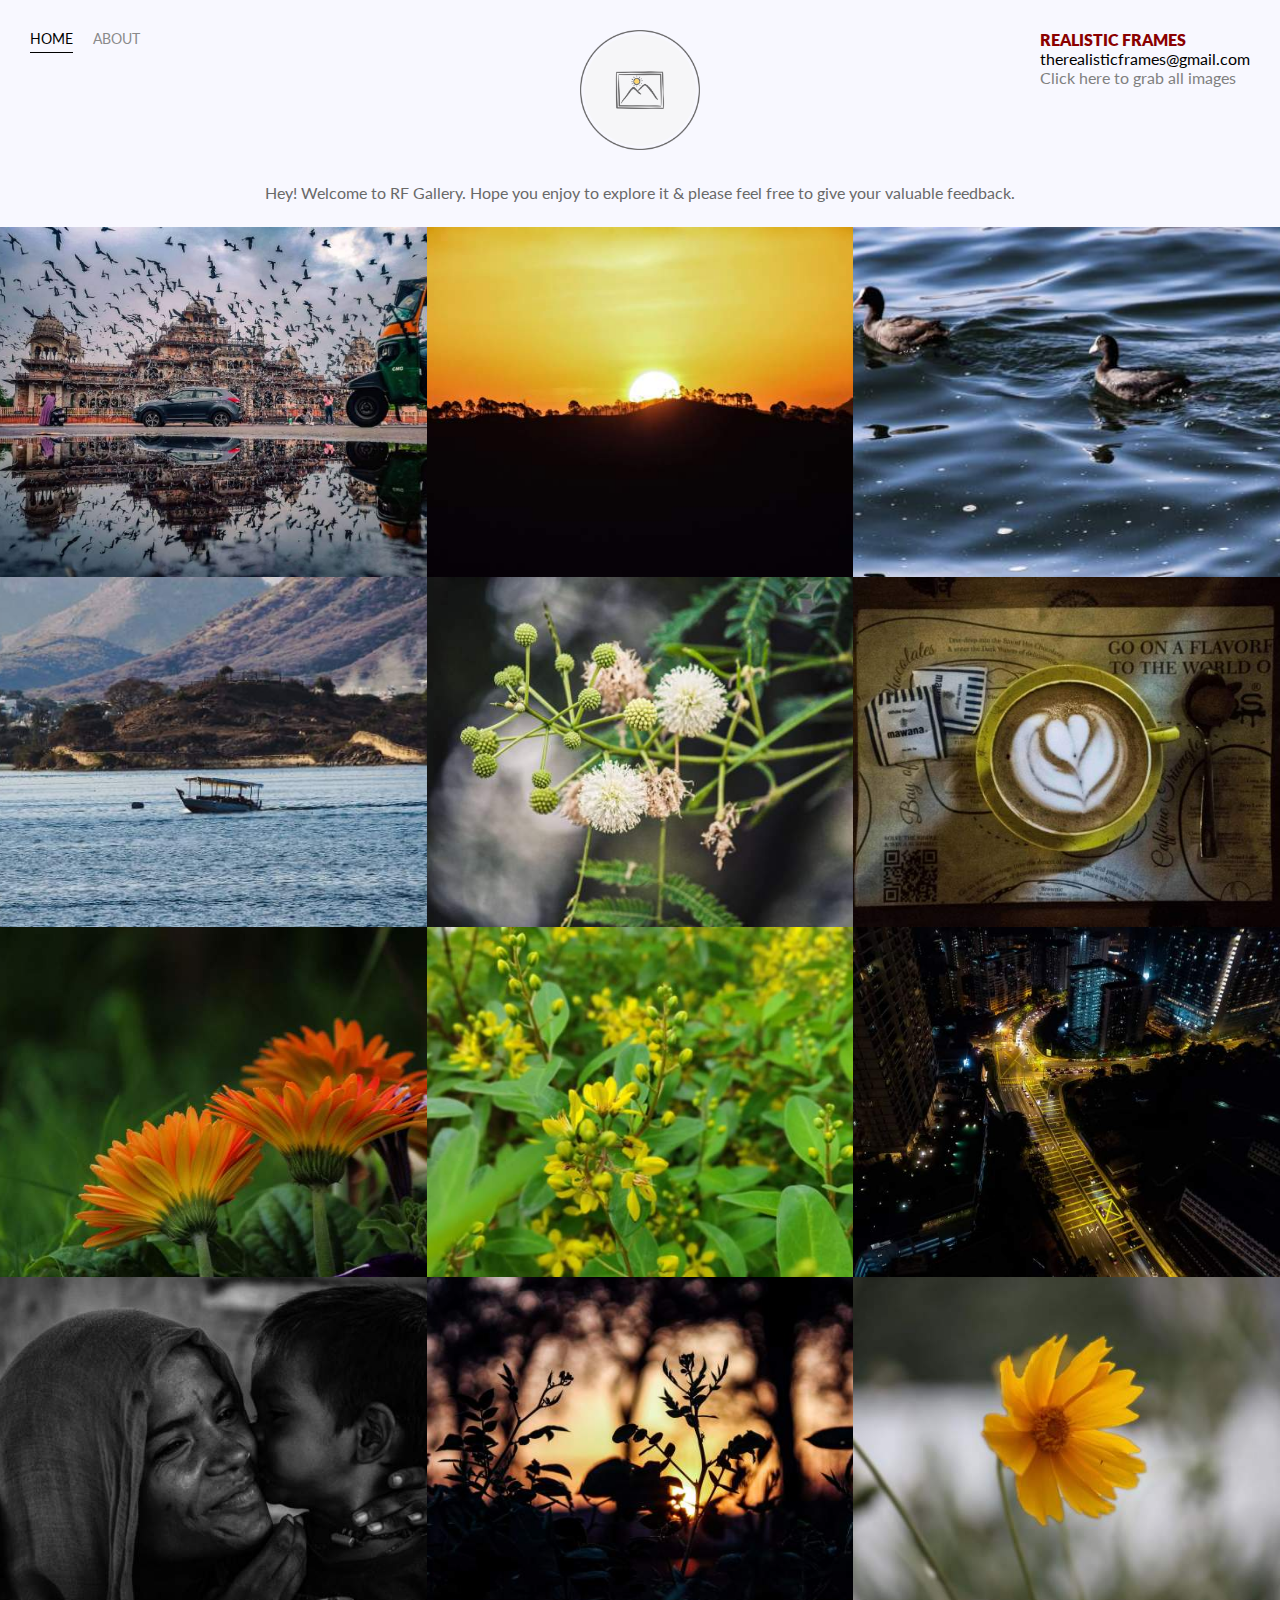
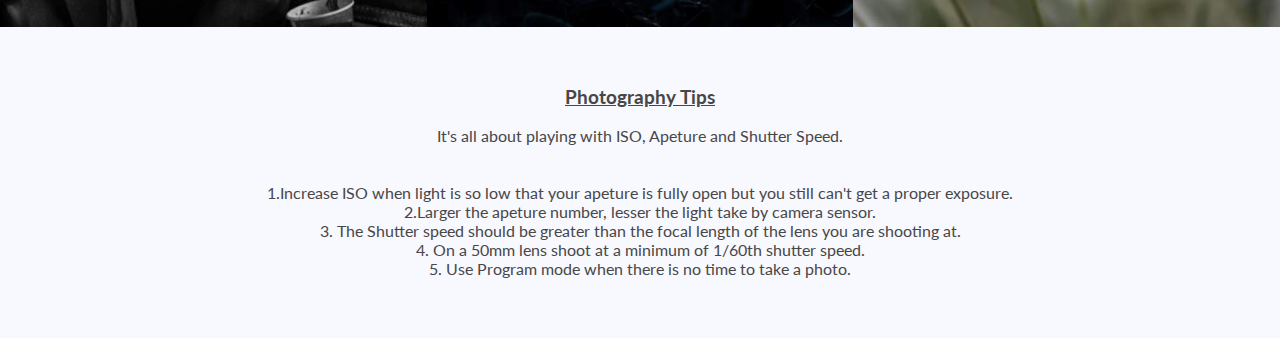
<file: index.html>
<!DOCTYPE html>
<html>
<head>
    <meta charset="utf-8" />
    <title>Realistic Frames</title>
    <link href="https://fonts.googleapis.com/css2?family=Lato:ital,wght@1,700&display=swap" rel="stylesheet">
    <link rel="stylesheet" href="styles.css">
    <link rel="icon" href="img/rf4.png" type="image/x-icon">
</head>
<body>
    <div class="container">
        <div class="nav-wrapper">
            <div class="left-side">
                <div class="nav-link-wrapper active-nav-link">
                    <a href="index.html">Home</a>
                </div>
                <div class="nav-link-wrapper">
                    <a href="about.html">About</a>
                </div>
            </div>

            <div class="brand-img">
                <img src="img/rf4.png" alt=""><br>
            </div>

            <div class="right-side">
                <div class="brand" style="color: darkred;">REALISTIC FRAMES</div>
                <div class="email">
                    <a href="mailto: therealisticframes@gmail.com">therealisticframes@gmail.com</a>
                </div>
                <div class="download-link">
                   <a href="img\rf_images.rar" download>Click here to grab all images</a>
                </div>
            </div>

        </div>

        <div class="wel-tagline">  
            Hey! Welcome to RF Gallery. Hope you enjoy to explore it & please feel free to give your valuable feedback.
        </div>

        <div class="content-wrapper">
            <div class="portfolio-items-wrapper">

                <div class="portfolio-item-wrapper">
                    <div class="portfolio-img-wrapper" style="background-image: url(img/Albert_Hall.jpg)"> </div>

                    <div class="img-text-wrapper">
                        
                        <div class="title">
                            Albert Hall 
                        </div>

                        <div class="img-info">
                            info: <br>
                            Apeture : f/1.7<br>Shutter Speed : 1/900s<br>ISO : 100<br>Focal Length : 4mm
                        </div> 
                          <!-- <img src="img/logos/crondose.png">  -->
                    </div>
                </div>

                <div class="portfolio-item-wrapper">
                    <div class="portfolio-img-wrapper" style="background-image: url(img/Sunrise.jpg)"> </div>

                    <div class="img-text-wrapper">
                        
                        <div class="title">
                            Sunrise
                        </div>
                        
                        <div class="img-info">
                            info: <br>
                            Apeture : f/5.6<br>Shutter Speed : 1/4000s<br>ISO : 1600<br>Focal Length : 250mm
                        </div> 
                    
                    </div>
                </div>

                <div class="portfolio-item-wrapper">
                    <div class="portfolio-img-wrapper" style="background-image: url(img/Birds.jpg)"> </div>

                    <div class="img-text-wrapper">
                        
                        <div class="title">
                            Birds
                        </div>

                       <div class="img-info">
                            info: <br>
                            Apeture : f/7.1<br>Shutter Speed : 1/400s<br>ISO : 200<br>Focal Length : 208mm
                        </div> 
                    
                    </div>
                </div>

                <div class="portfolio-item-wrapper">
                    <div class="portfolio-img-wrapper" style="background-image: url(img/Boat.jpg)"> </div>

                    <div class="img-text-wrapper">

                        <div class="title">
                            Boat
                        </div>

                       <div class="img-info">
                            info: <br>
                            Apeture : f/8<br>Shutter Speed : 1/500s<br>ISO : 100<br>Focal Length : 250mm
                        </div> 
                    
                    </div>
                </div>

                <div class="portfolio-item-wrapper">
                    <div class="portfolio-img-wrapper" style="background-image: url(img/Buds.jpg)"> </div>

                    <div class="img-text-wrapper">
                        <div class="title">
                            Buds
                        </div>

                        <div class="img-info">
                            info: <br>
                            Apeture : f/5<br>Shutter Speed : 1/1000s<br>ISO : 200<br>Focal Length : 109mm
                        </div> 
                    
                    </div>
                </div>

                <div class="portfolio-item-wrapper">
                    <div class="portfolio-img-wrapper" style="background-image: url(img/Coffee.jpg)"> </div>

                    <div class="img-text-wrapper">
                        <div class="title">
                            Coffee 
                        </div>

                        <div class="img-info">
                            info: <br>
                            Apeture : f/1.7<br>Shutter Speed : 1/100s<br>ISO : 6000<br>Focal Length : 4mm
                        </div> 
                    
                    </div>
                </div>

                <div class="portfolio-item-wrapper">
                    <div class="portfolio-img-wrapper" style="background-image: url(img/Flowers.jpg)"> </div>

                    <div class="img-text-wrapper">
                        <div class="title">
                            Flowers 
                        </div>

                        <div class="img-info">
                            info: <br>
                            Apeture : f/5.6<br>Shutter Speed : 1/1000s<br>ISO : 200<br>Focal Length : 250mm
                        </div> 
                    </div>
                </div>

                <div class="portfolio-item-wrapper">
                    <div class="portfolio-img-wrapper" style="background-image: url(img/Greenery.jpg)"> </div>

                    <div class="img-text-wrapper">
                        <div class="title">
                            Greenery
                        </div>

                        <div class="img-info">
                            info: <br>
                            Apeture : f/1.7<br>Shutter Speed : 1/185s<br>ISO : 100<br>Focal Length : 4mm
                        </div> 
                    </div>
                </div>

                <div class="portfolio-item-wrapper">
                    <div class="portfolio-img-wrapper" style="background-image: url(img/KL_Night.jpg)"> </div>

                    <div class="img-text-wrapper">
                        <div class="title">
                            Kaula Lumpur
                        </div>

                      <div class="img-info">
                            info: <br>
                            Apeture : f/1.7<br>Shutter Speed : 1/20s<br>ISO : 4000<br>Focal Length : 4mm
                        </div> 
                    </div>
                </div>

                <div class="portfolio-item-wrapper">
                    <div class="portfolio-img-wrapper" style="background-image: url(img/Mother_Child.jpg)"> </div>

                    <div class="img-text-wrapper">
                        <div class="title">
                            Mother Child
                        </div>

                       <div class="img-info">
                            info: <br>
                            Apeture : f/5<br>Shutter Speed : 1/160s<br>ISO : 100<br>Focal Length : 84mm
                        </div> 
                    </div>
                </div>

                <div class="portfolio-item-wrapper">
                    <div class="portfolio-img-wrapper" style="background-image: url(img/Shadow.jpg)"> </div>

                    <div class="img-text-wrapper">
                        <div class="title">
                            Shadow
                        </div>

                        <div class="img-info">
                            info: <br>
                            Apeture : f/4<br>Shutter Speed : 1/2000s<br>ISO : 400<br>Focal Length : 55mm
                        </div> 
                    </div>
                </div>

                <div class="portfolio-item-wrapper">
                    <div class="portfolio-img-wrapper" style="background-image: url(img/Sunflower.jpg)"> </div>

                    <div class="img-text-wrapper">
                        <div class="title">
                            Sunflower
                        </div>

                       <div class="img-info">
                            info: <br>
                            Apeture : f/5<br>Shutter Speed : 1/200s<br>ISO : 1250<br>Focal Length : 109mm
                        </div> 
                    
                    </div>
                </div>
                

            </div>

            <div class="tips-wrapper">
                <h3 style="text-decoration: underline;">Photography Tips</h3>
                It's all about playing with ISO, Apeture and Shutter Speed. <br> <br> <br>
                   1.Increase ISO when light is so low that your apeture is fully open but you still can't get a proper exposure. <br> 
                   2.Larger the apeture number, lesser the light take by camera sensor. <br> 
                   3. The Shutter speed should be greater than the focal length of the lens you are shooting at. <br> 
                   4. On a 50mm lens shoot at a minimum of 1/60th shutter speed. <br> 
                   5. Use Program mode when there is no time to take a photo. 
            </div>
        </div>


        <!-- <div class="bottom-wrapper">
            
            <div class="credits"> by Chirag Mathur</div>
        </div> -->

    </div>
</body>

<!-- Javascript is mentioned at the bottom of the page (below body) because javascript 
    works with selectors, similar to the way that css does but would not want javascript code to run before all  
    the entire page is loaded -->

    <!-- Way to tell html by using script tag  -->
    <script>
        const portfolioItems = document.querySelectorAll ('.portfolio-item-wrapper');

        // foreach is a function which runs the process for each one of the portofolio items
        //portfolioItem called a iterator variable
        //In computer programming, an iterator is an object that enables a programmer to traverse a container, particularly lists.
        
        portfolioItems.forEach(portfolioItem => {
            portfolioItem.addEventListener('mouseover', () => {
                //nested divs come out 
                //console.log(portfolioItem.childNodes[1].classList);
                portfolioItem.childNodes[1].classList.add('img-darken');

            })

            portfolioItem.addEventListener('mouseout', () => {
                //nested divs come out 
                //console.log(portfolioItem.childNodes[1].classList);
                portfolioItem.childNodes[1].classList.remove('img-darken');

            })
        })


    </script>
</html>
</file>
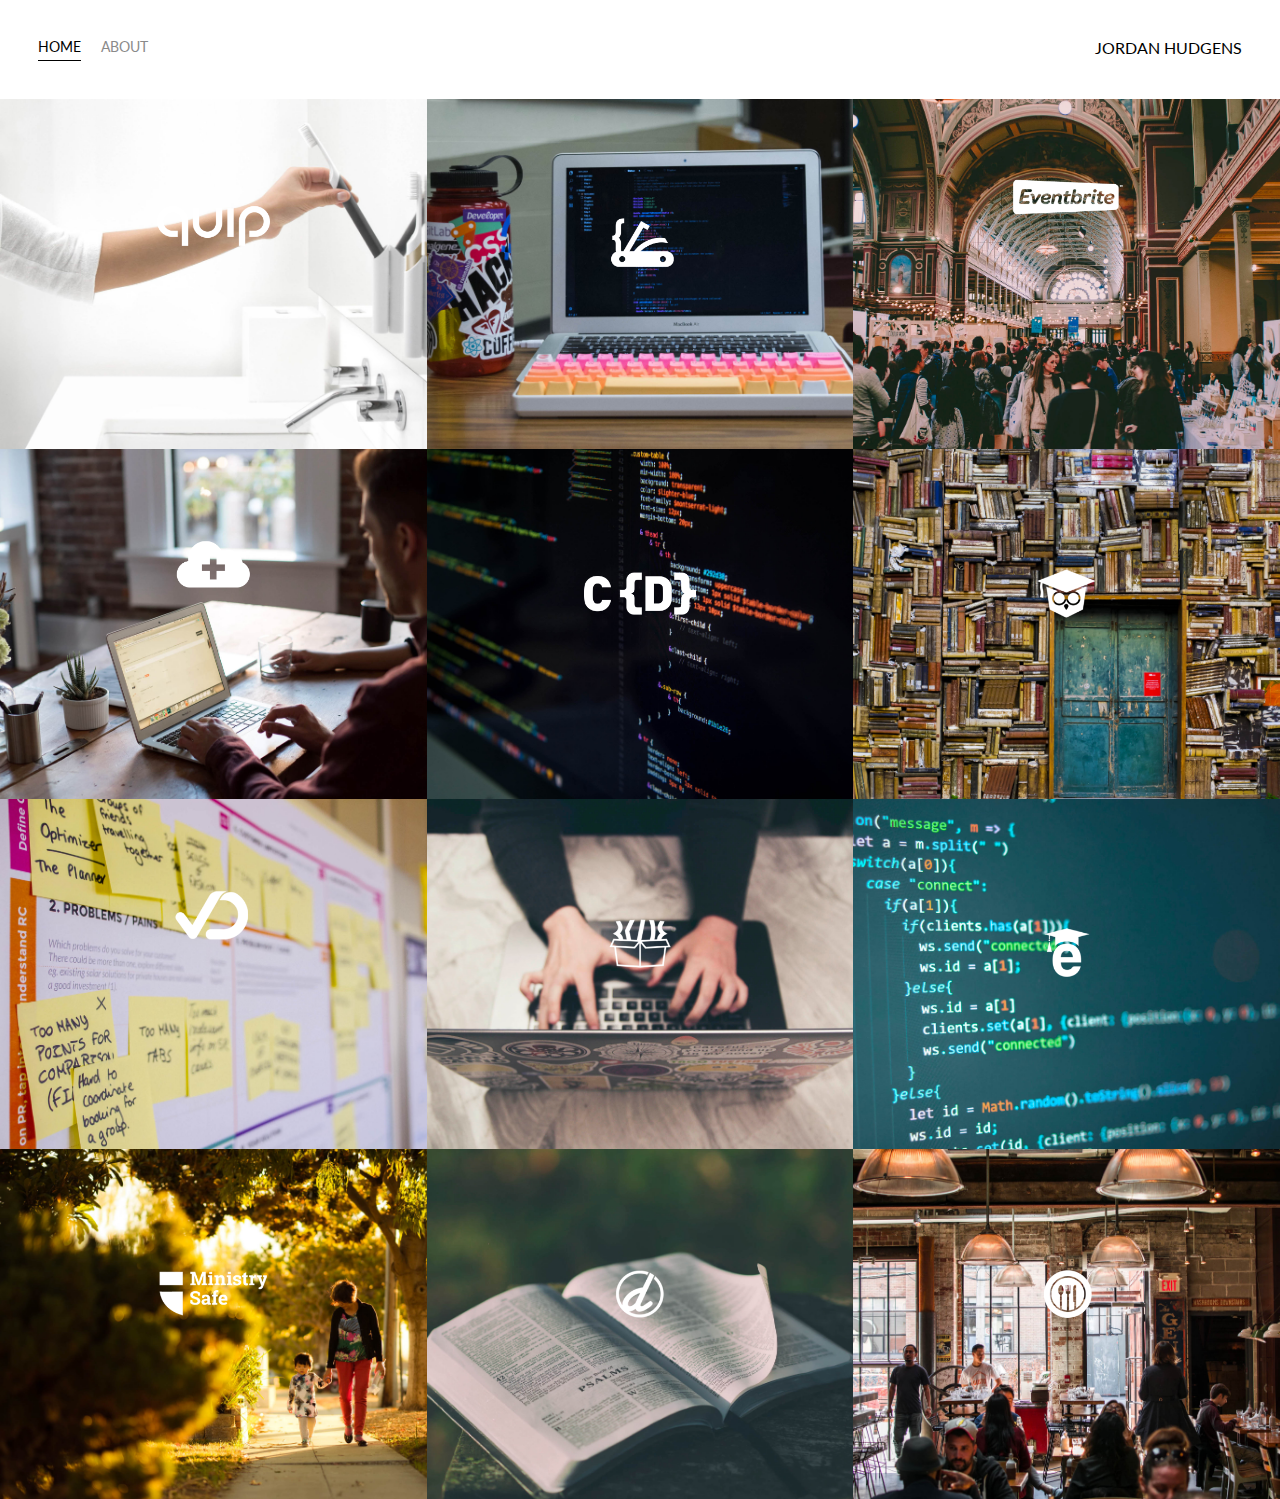
<file: portfolio-html-site-master/portfolio-html-site-master/index.html>
<!DOCTYPE html>
<html lang='en'>

<head>
  <meta charset='UTF-8'>
  <title>Portfolio Homepage</title>
  <link href="https://fonts.googleapis.com/css?family=Lato" rel="stylesheet">
  <link rel="stylesheet" href="styles.css">
</head>

<body>
  <div class="container">
    <div class="nav-wrapper">
      <div class="left-side">
        <div class="nav-link-wrapper active-nav-link">
          <a href="index.html">Home</a>
        </div>

        <div class="nav-link-wrapper">
          <a href="about.html">About</a>
        </div>
      </div>

      <div class="right-side">
        <div class="brand">
          JORDAN HUDGENS
        </div>
      </div>
    </div>

    <div class="content-wrapper">
      <div class="portfolio-items-wrapper">

        <div class="portfolio-item-wrapper">
          <div class="portfolio-img-background" style="background-image:url(images/portfolio1.jpg)"></div>

          <div class="img-text-wrapper">
            <div class="logo-wrapper">
              <img src="images/logos/quip.png" alt="">
            </div>

            <div class="subtitle">I built the Quip Ecommerce platform, named a Top 25 Invention by Time Magazine in 2016.</div>
          </div>
        </div>

        <div class="portfolio-item-wrapper">
          <div class="portfolio-img-background" style="background-image:url(images/portfolio2.jpg)"></div>
          <div class="img-text-wrapper">
            <div class="logo-wrapper">
              <img src="images/logos/devcamp.png" alt="">
            </div>

            <div class="subtitle">Coding bootcamp and learning management system.</div>
          </div>
        </div>

        <div class="portfolio-item-wrapper">
          <div class="portfolio-img-background" style="background-image:url(images/portfolio3.jpg)"></div>
          <div class="img-text-wrapper">
            <div class="logo-wrapper">
              <img src="images/logos/eventbrite.png" alt="">
            </div>

            <div class="subtitle">Eventbrite is the leading event management platform on the web with millions of individuals utilizing their applications
              to find, register or, and management events in numerous industries.</div>
          </div>
        </div>

        <div class="portfolio-item-wrapper">
          <div class="portfolio-img-background" style="background-image:url(images/portfolio4.jpg)"></div>
          <div class="img-text-wrapper">
            <div class="logo-wrapper">
              <img src="images/logos/shop-hacker.png" alt="">
            </div>

            <div class="subtitle">Shop Hacker allows you to easily import digital products such as elearning courses, software, and games directly
              into your ecommerce store.</div>
          </div>
        </div>

        <div class="portfolio-item-wrapper">
          <div class="portfolio-img-background" style="background-image:url(images/portfolio5.jpg)"></div>
          <div class="img-text-wrapper">
            <div class="logo-wrapper">
              <img src="images/logos/crondose.png" alt="">
            </div>

            <div class="subtitle">Online tutorials and productivity tips.</div>
          </div>
        </div>

        <div class="portfolio-item-wrapper">
          <div class="portfolio-img-background" style="background-image:url(images/portfolio6.jpg)"></div>
          <div class="img-text-wrapper">
            <div class="logo-wrapper">
              <img src="images/logos/dailysmarty.png" alt="">
            </div>

            <div class="subtitle">Keep track of what you learn every day.</div>
          </div>
        </div>

        <div class="portfolio-item-wrapper">
          <div class="portfolio-img-background" style="background-image:url(images/portfolio7.jpg)"></div>
          <div class="img-text-wrapper">
            <div class="logo-wrapper">
              <img src="images/logos/dashtrack.png" alt="">
            </div>

            <div class="subtitle">What you track improves. DashTrack is a journal that makes it easy to track your daily tasks and make the most
              of your time each day.</div>
          </div>
        </div>

        <div class="portfolio-item-wrapper">
          <div class="portfolio-img-background" style="background-image:url(images/portfolio8.jpg)"></div>
          <div class="img-text-wrapper">
            <div class="logo-wrapper">
              <img src="images/logos/devtrunk.png" alt="">
            </div>

            <div class="subtitle">Online shop for developer happiness.</div>
          </div>
        </div>

        <div class="portfolio-item-wrapper">
          <div class="portfolio-img-background" style="background-image:url(images/portfolio9.jpg)"></div>
          <div class="img-text-wrapper">
            <div class="logo-wrapper">
              <img src="images/logos/edutechional.png" alt="">
            </div>

            <div class="subtitle">Online technology tutorials.</div>
          </div>
        </div>

        <div class="portfolio-item-wrapper">
          <div class="portfolio-img-background" style="background-image:url(images/portfolio10.jpg)"></div>
          <div class="img-text-wrapper">
            <div class="logo-wrapper">
              <img src="images/logos/ministry-safe.png" alt="">
            </div>

            <div class="subtitle">A complete child safety system for organizations.</div>
          </div>
        </div>

        <div class="portfolio-item-wrapper">
          <div class="portfolio-img-background" style="background-image:url(images/portfolio11.jpg)"></div>
          <div class="img-text-wrapper">
            <div class="logo-wrapper">
              <img src="images/logos/open-devos.png" alt="">
            </div>

            <div class="subtitle">Publish and share daily devotionals.</div>
          </div>
        </div>

        <div class="portfolio-item-wrapper">
          <div class="portfolio-img-background" style="background-image:url(images/portfolio12.jpg)"></div>
          <div class="img-text-wrapper">
            <div class="logo-wrapper">
              <img src="images/logos/toastability.png" alt="">
            </div>

            <div class="subtitle">Easy way to manage the digital life of your bar or restaurant.</div>
          </div>
        </div>

      </div>
    </div>
  </div>

</body>

<script>
  const portfolioItems = document.querySelectorAll('.portfolio-item-wrapper');

  portfolioItems.forEach(portfolioItem => {
    portfolioItem.addEventListener('mouseover', () => {
      console.log(portfolioItem.childNodes[1].classList)
      portfolioItem.childNodes[1].classList.add('image-blur');
    });

    portfolioItem.addEventListener('mouseout', () => {
      console.log(portfolioItem.childNodes[1].classList)
      portfolioItem.childNodes[1].classList.remove('image-blur');
    });
  });

</script>

</html>
</file>
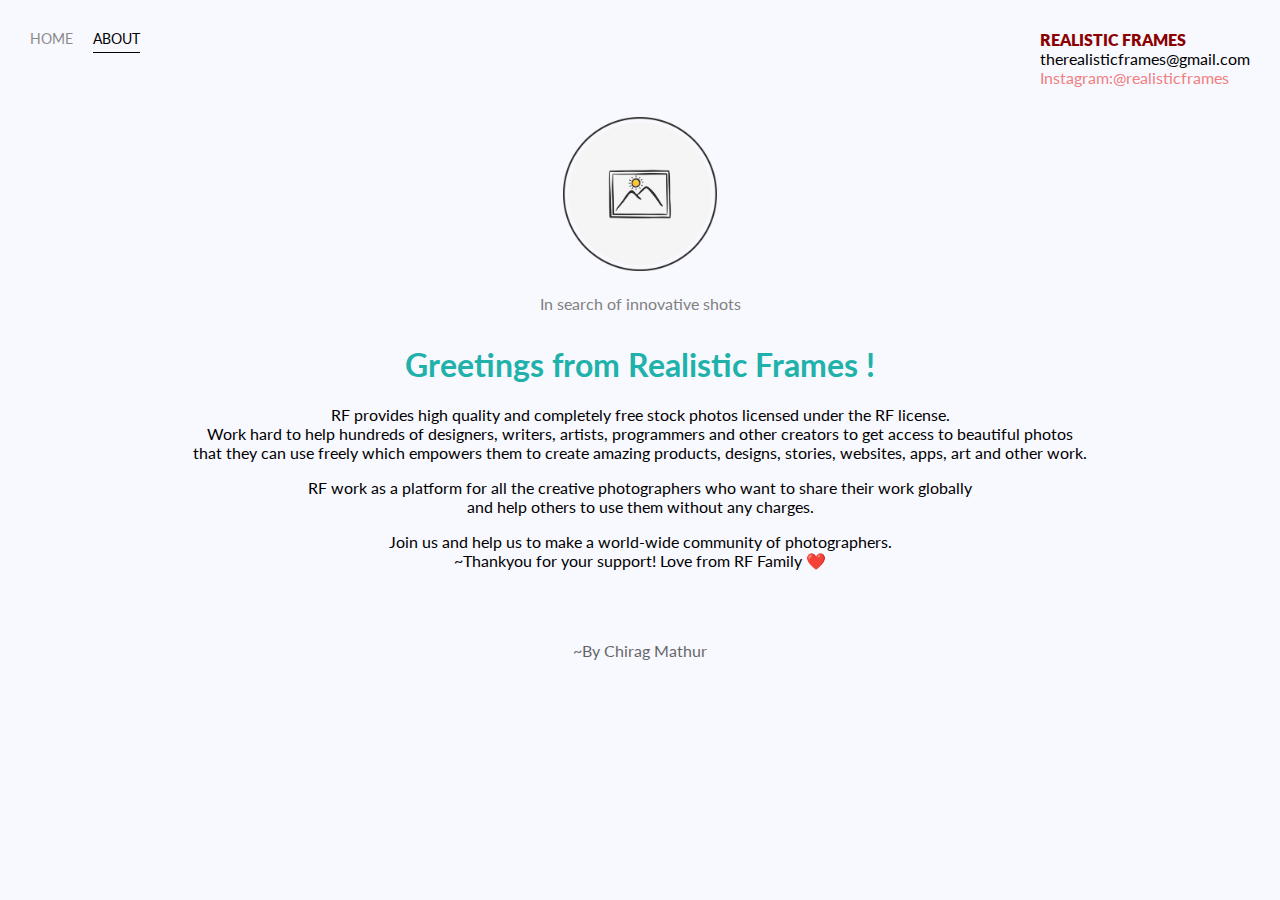
<file: about.html>
<!DOCTYPE html>
<html>
<head>
    <meta charset="utf-8" />
    <title>About Us</title>
    <link href="https://fonts.googleapis.com/css2?family=Lato:ital,wght@1,700&display=swap" rel="stylesheet">
    <link rel="stylesheet" href="styles.css">
</head>
<body>
    <div class="container">
        <div class="nav-wrapper">
            <div class="left-side">
                <div class="nav-link-wrapper">
                    <a href="index.html">Home</a>
                </div>
                <div class="nav-link-wrapper active-nav-link">
                    <a href="about.html">About</a>
                </div>
            </div>
            <div class="right-side">
                <div class="brand" style="color: darkred">REALISTIC FRAMES</div>
                <div class="email">
                    <a href="mailto: therealisticframes@gmail.com">therealisticframes@gmail.com</a>
                </div>
                <div class="follow-link">
                    <a href="https://www.instagram.com/realisticframes/" download>Instagram:@realisticframes</a>
                 </div>
            </div>
        </div>

        <div class="content-wrapper">
            <div class="two-row-wrapper">
                <div class="logo-content">
                    <div class="profile-img-wrapper">
                        <img src="img/rf4.png">
                    </div>

                    <div class="tagline">
                        In search of innovative shots
                    </div>

                </div>
                

                <div class="profile-content-wrapper">
                  <h1>Greetings from Realistic Frames !</h1>
                    <p>RF provides high quality and completely free stock photos licensed under the RF license. <br> 
                        Work hard to help hundreds of designers, writers, artists, programmers and other creators to get access to beautiful 
                        photos <br> that they can use freely which empowers them to create amazing products, designs, stories, websites, 
                        apps, art and other work. <br></p>

                        <p>RF work as a platform for all the creative photographers who want to share their work globally <br>
                             and help others to use them without any charges.</p>

                            Join us and help us to make a world-wide community of photographers.
                            <br>

                           ~Thankyou for your support!  Love from RF Family ❤️
                </div>
            </div>

            <div class="credits">~By Chirag Mathur</div>

        </div>
    </div>
</body>
</html>
</file>
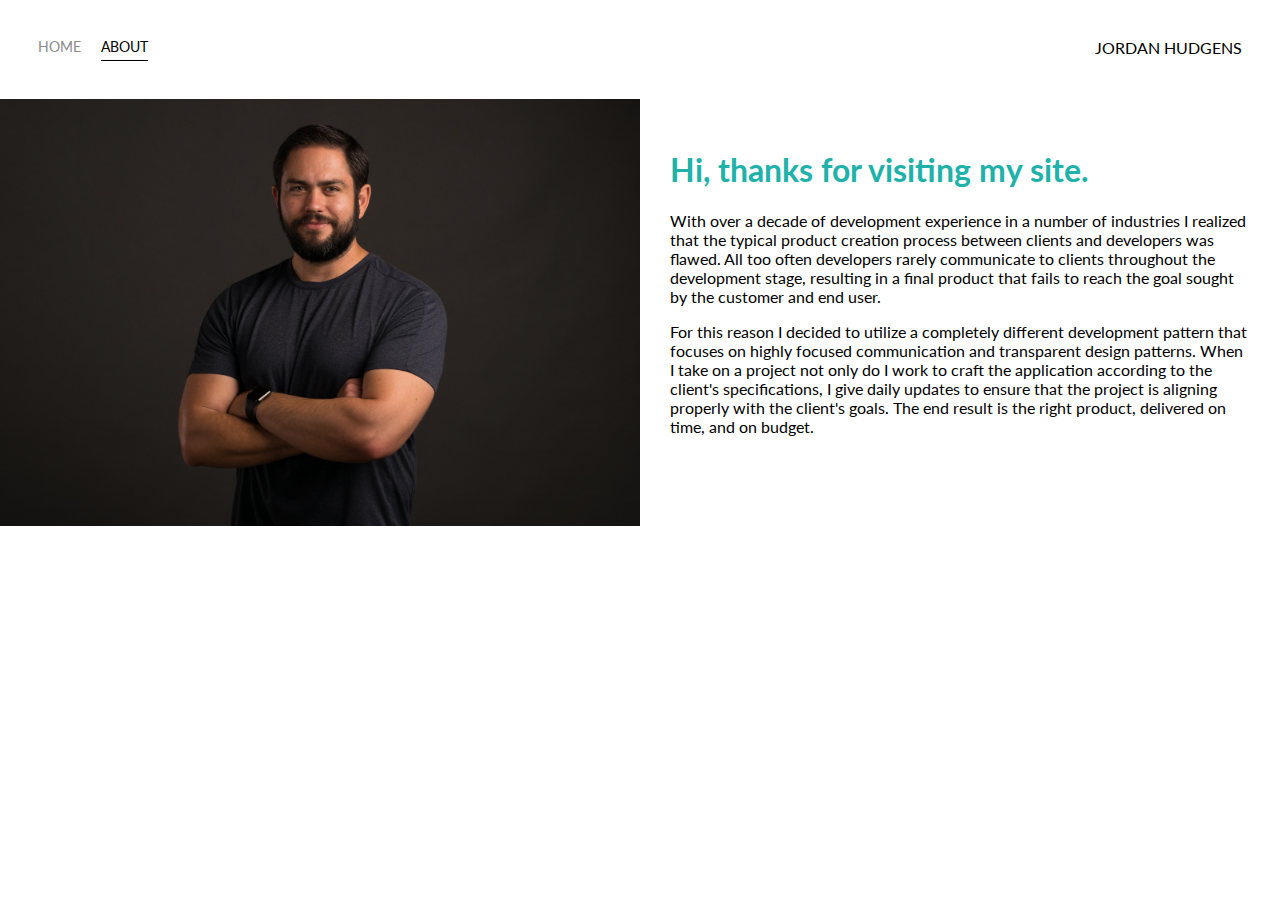
<file: portfolio-html-site-master/portfolio-html-site-master/about.html>
<!DOCTYPE html>
<html lang='en'>

<head>
  <meta charset='UTF-8'>
  <title>Portfolio Homepage</title>
  <link href="https://fonts.googleapis.com/css?family=Lato" rel="stylesheet">
  <link rel="stylesheet" href="styles.css">
</head>

<body>
  <div class="container">
    <div class="nav-wrapper">
      <div class="left-side">
        <div class="nav-link-wrapper">
          <a href="index.html">Home</a>
        </div>

        <div class="nav-link-wrapper active-nav-link">
          <a href="about.html">About</a>
        </div>
      </div>

      <div class="right-side">
        <div class="brand">
          JORDAN HUDGENS
        </div>
      </div>
    </div>

    <div class="content-wrapper">
      <div class="two-column-wrapper">
        <div class="profile-image-wrapper">
          <img src="images/profile.jpg" alt="">
        </div>

        <div class="profile-content-wrapper">
          <h1>Hi, thanks for visiting my site.</h1>
          <p>With over a decade of development experience in a number of industries I realized that the typical product creation
            process between clients and developers was flawed. All too often developers rarely communicate to clients throughout
            the development stage, resulting in a final product that fails to reach the goal sought by the customer and end
            user.
          </p>

          <p>For this reason I decided to utilize a completely different development pattern that focuses on highly focused
            communication and transparent design patterns. When I take on a project not only do I work to craft the application
            according to the client's specifications, I give daily updates to ensure that the project is aligning properly
            with the client's goals. The end result is the right product, delivered on time, and on budget.</p>
        </div>
      </div>
    </div>
  </div>

</body>

</html>
</file>
<file: styles.css>
/* A flex container expands items to fill available free space or shrinks them to prevent overflow. 
Flex was able to take div elements and separate them out, grid does the same thing.

The basic difference between CSS Grid Layout and CSS Flexbox Layout is that flexbox was designed 
for layout in one dimension - either a row or a column. Grid was designed for two-dimensional layout 
- rows, and columns at the same time*/

/* ----------------------Master Styles--------------------------- */

/* applying styles using selectors */

/* grab the body of the HTML document */
body {
    font-family: "Lato",sans-serif;
    margin:0px;    /*by default its 8 px*/
    background-color: ghostwhite;
}

.container {
    display: grid;
    grid-template-columns: 1fr; /* fr means fractional unit, 1fr means 100%, that means the column 
    of the nav-bar should go from n(end) to n(end), and same is for portfolio treated as next row down below 
    to the nav -bar*/
}

/* Nav-Bar using flex box */
/* ------------------------Nav-bar Style--------------------------------- */
.nav-wrapper {
    display: flex;
    justify-content: space-between;
    padding: 30px;
}

.left-side {
    display: flex;
}

/* traverse a tree */
.nav-wrapper > .left-side > div {
    margin-right: 20px;
    text-transform: uppercase;
    font-size: 0.9em;  /*by default its 1 em, means 16 px*/
}

.brand-img img {
    width: 120px;
    opacity: 0.7;
    padding-left: 80px;
}

.right-side .brand{
    transition: 4s;
    font-weight: 800;
}

.email a{
    text-decoration: none;
    color: black;
}
.email a:hover{
    color: rgb(75, 71, 71);
}

.download-link a {
    text-decoration: none;
    color:grey;
}

.download-link:hover a {
    text-decoration: underline;
}

.follow-link a{
    text-decoration: none;
    color: lightcoral;
}


.wel-tagline {
    text-align: center; 
    padding-bottom: 25px; 
    color: dimgray; 
}

.wel-tagline:hover {
    transition: 1s;
    text-align: center; 
    padding-bottom: 35px; 
    color: darkred;

}

/* in div */
.nav-link-wrapper {
    height: 22px; 
    border-bottom: 1px solid transparent;
    transition: border-bottom 0.5s;
}

/* in link */
.nav-link-wrapper a {
    color: #8a8a8a;
    text-decoration: none;
    transition: color 0.5s;
}

/* hover effect in div */
.nav-link-wrapper:hover {
    border-bottom: 1px solid black;
}

/* hover effect in link */
.nav-link-wrapper a:hover {
    color: black;
}

/* -----------------Portfolio Styles-------------------- -- */
.portfolio-items-wrapper {
    display: grid;
    grid-template-columns: 1fr 1fr 1fr;
}

.portfolio-item-wrapper {
    position: relative;
}

.portfolio-img-wrapper {
    height: 350px;
    width: 100%;
    background-size: cover; /*cropping the img in the same size */
    background-position: center;
    background-repeat: no-repeat;
}

.img-text-wrapper {
    position: absolute;
    top: 0;
    display: flex;
    flex-direction: column;
    justify-content: center; /* align left to right */
    align-items: center; /*align top to bottom */
    height: 100%;
    text-align: center;
    padding-left: 33%;
    padding-right: 38%;
}

/* .img-info img {
    width: 50%;
    margin-bottom: 20px;
} */

.img-text-wrapper .img-info {
    margin-top: 10px;
    color: transparent;
}

.img-text-wrapper:hover .img-info {
    transition: 4s;
    /* margin-bottom: 20px; */
    color: white;
}

.img-text-wrapper .title{
    transition: 1s;
    font-weight: 800;
    font-size: 1.2em;
    color: transparent;
    /* padding-right: 85px;
    padding-left: 85px; */
}

.img-text-wrapper:hover .title{
    font-weight: 600;
    color: teal;
} 

.img-darken {
    transition: 1s;
    filter: brightness(10% );
}

.tips-wrapper{
    text-align: center;
    padding-top: 40px;
    padding-bottom: 60px;
    color: rgb(71, 71, 71);
}
/* ------------------About Page Styles----------------- */

.two-row-wrapper {
    /* display: grid;
    grid-template-rows: 1fr 1fr; */
    display: flex;
    flex-direction: column;
    justify-content: center;
    align-items: center;
    text-align: center;
}

.logo-content img {
    width: 20%;
    align-items: center;
}


.logo-content img:hover {
    transition: 2s;
    width: 22%;
}

.profile-content-wrapper {
    padding: 10px;
}

.tagline {
    padding-top: 20px;
    transition: 3s;
    color: gray;
}

.profile-content-wrapper h1 {
    color: lightseagreen;
}

.active-nav-link {
    border-bottom: 1px solid;
    color: black;
}

.active-nav-link a {
    color: black;
}

.bottom-wrapper > div {
    display: flex;
    padding: 20px;
    justify-content: center;

}

.credits {
    padding-top: 60px;
    padding-bottom: 20px;
    text-align: center;
    opacity: 0.6;
}
</file>
<file: portfolio-html-site-master/portfolio-html-site-master/styles.css>
body {
  font-family: "Lato", sans-serif;
  margin: 0px;
}

.container {
  display: grid;
  grid-template-columns: 1fr;
}

.nav-wrapper {
  display: flex;
  justify-content: space-between;
  padding: 38px;
}

.left-side {
  display: flex;
}

.nav-wrapper > .left-side > div {
  margin-right: 20px;
  text-transform: uppercase;
  font-size: 0.9rem;
}

.nav-link-wrapper {
  height: 22px;
  border-bottom: 1px solid transparent;
  transition: border-bottom 0.5s;
}

.active-nav-link {
  border-bottom: 1px solid black;
}

.active-nav-link a {
  color: black !important;
}

.nav-link-wrapper a {
  color: #8a8a8a;
  text-decoration: none;
  transition: color 0.5s;
}

.nav-link-wrapper:hover {
  border-bottom: 1px solid black;
}

.nav-link-wrapper a:hover {
  color: black;
}

.portfolio-items-wrapper {
  display: grid;
  grid-template-columns: 1fr 1fr 1fr;
}

.portfolio-item-wrapper {
  position: relative;
}

.portfolio-img-background {
  background-size: cover;
  background-position: center;
  background-repeat: no-repeat;
  height: 350px;
  width: 100%;
}

.img-text-wrapper {
  position: absolute;
  top: 0;
  display: flex;
  flex-direction: column;
  justify-content: center;
  align-items: center;
  height: 100%;
  text-align: center;
  padding-left: 100px;
  padding-right: 100px;
}

.img-text-wrapper .subtitle {
  transition: 1s;
  color: transparent;
}

.image-blur {
  transition: 1s;
  filter: brightness(10%);
}

.img-text-wrapper:hover .subtitle {
  color: lightseagreen;
  font-weight: 600;
}

.logo-wrapper img {
  width: 50%;
  margin-bottom: 20px;
}

.two-column-wrapper {
  display: grid;
  grid-template-columns: 1fr 1fr;
}

.profile-image-wrapper img {
  width: 100%;
}

.profile-content-wrapper {
  padding: 30px;
}

.profile-content-wrapper h1 {
  color: lightseagreen;
}
</file>
